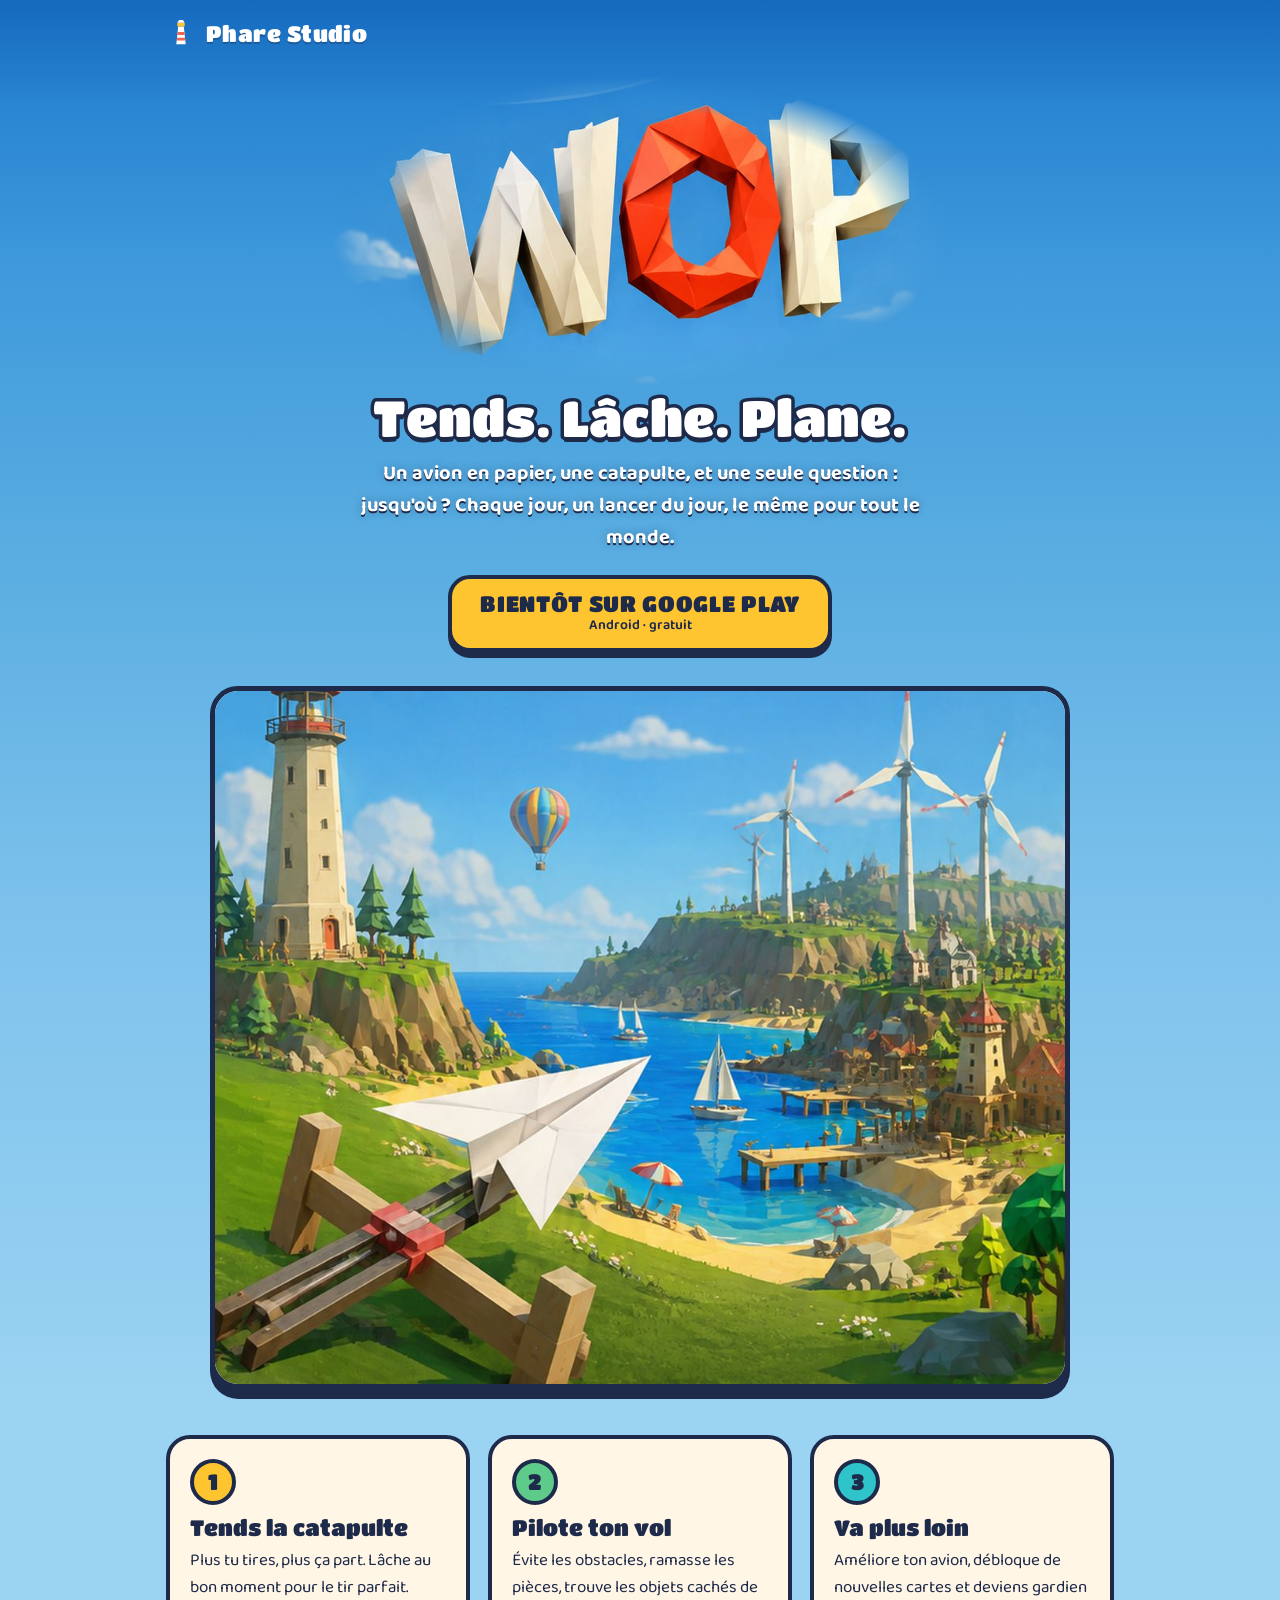
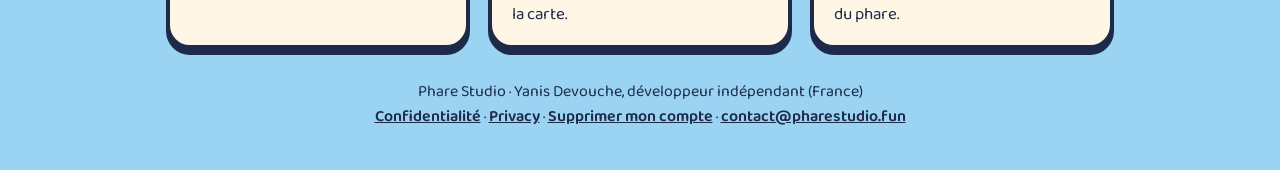
<file: index.html>
<!doctype html>
<html lang="fr">
<head>
<meta charset="utf-8">
<meta name="viewport" content="width=device-width, initial-scale=1">
<title>WOP · Phare Studio</title>
<meta name="description" content="WOP, le jeu d'avion en papier de Phare Studio : tends la catapulte, lâche ton avion, va plus loin que tout le monde au lancer du jour.">
<meta property="og:title" content="WOP · Phare Studio">
<meta property="og:description" content="Tends la catapulte, lâche ton avion, va plus loin que tout le monde.">
<meta property="og:image" content="https://pharestudio.fun/img/wop-partage.jpg">
<meta property="og:url" content="https://pharestudio.fun/">
<meta name="theme-color" content="#1163B8">
<link rel="icon" href="/favicon.svg" type="image/svg+xml">
<link rel="preload" href="/fonts/titan-one.woff2" as="font" type="font/woff2" crossorigin>
<link rel="stylesheet" href="/style.css">
</head>
<body>
<div class="wrap">
<header class="top"><a class="marque" href="/"><svg class="phare" viewBox="0 0 32 32" aria-hidden="true"><path d="M13 9h6l2 19H11z" fill="currentColor"/><rect x="12" y="5" width="8" height="4" rx="1" fill="#FFC531"/><path d="M14 2h4l2 3h-8z" fill="currentColor"/><path d="M12.4 15h7.2l.3 3h-7.8zM11.8 21h8.4l.3 3h-9z" fill="#F2634E"/></svg>Phare Studio</a></header>

<section class="hero">
<img class="logo" src="/img/wop-logo.jpg" width="1080" height="540" alt="WOP">
<h1>Tends. Lâche. Plane.</h1>
<p>Un avion en papier, une catapulte, et une seule question : jusqu'où&nbsp;? Chaque jour, un lancer du jour, le même pour tout le monde.</p>
<span class="btn">Bientôt sur Google Play<small>Android · gratuit</small></span>
</section>

<div class="carte-monde"><img src="/img/wop-monde.jpg" width="1080" height="880" alt="Le monde de WOP : un phare sur la falaise, une baie, des éoliennes et une catapulte prête à lancer un avion en papier" loading="lazy"></div>

<section class="etapes">
<div class="etape"><b class="num n1">1</b><h3>Tends la catapulte</h3><p>Plus tu tires, plus ça part. Lâche au bon moment pour le tir parfait.</p></div>
<div class="etape"><b class="num n2">2</b><h3>Pilote ton vol</h3><p>Évite les obstacles, ramasse les pièces, trouve les objets cachés de la carte.</p></div>
<div class="etape"><b class="num n3">3</b><h3>Va plus loin</h3><p>Améliore ton avion, débloque de nouvelles cartes et deviens gardien du phare.</p></div>
</section>

<footer>
Phare Studio · Yanis Devouche, développeur indépendant (France)<br>
<a href="/wop/confidentialite/">Confidentialité</a> · <a href="/wop/privacy/">Privacy</a> · <a href="/wop/suppression-compte/">Supprimer mon compte</a> · <a href="mailto:contact@pharestudio.fun">contact@pharestudio.fun</a>
</footer>
</div>
</body>
</html>
</file>
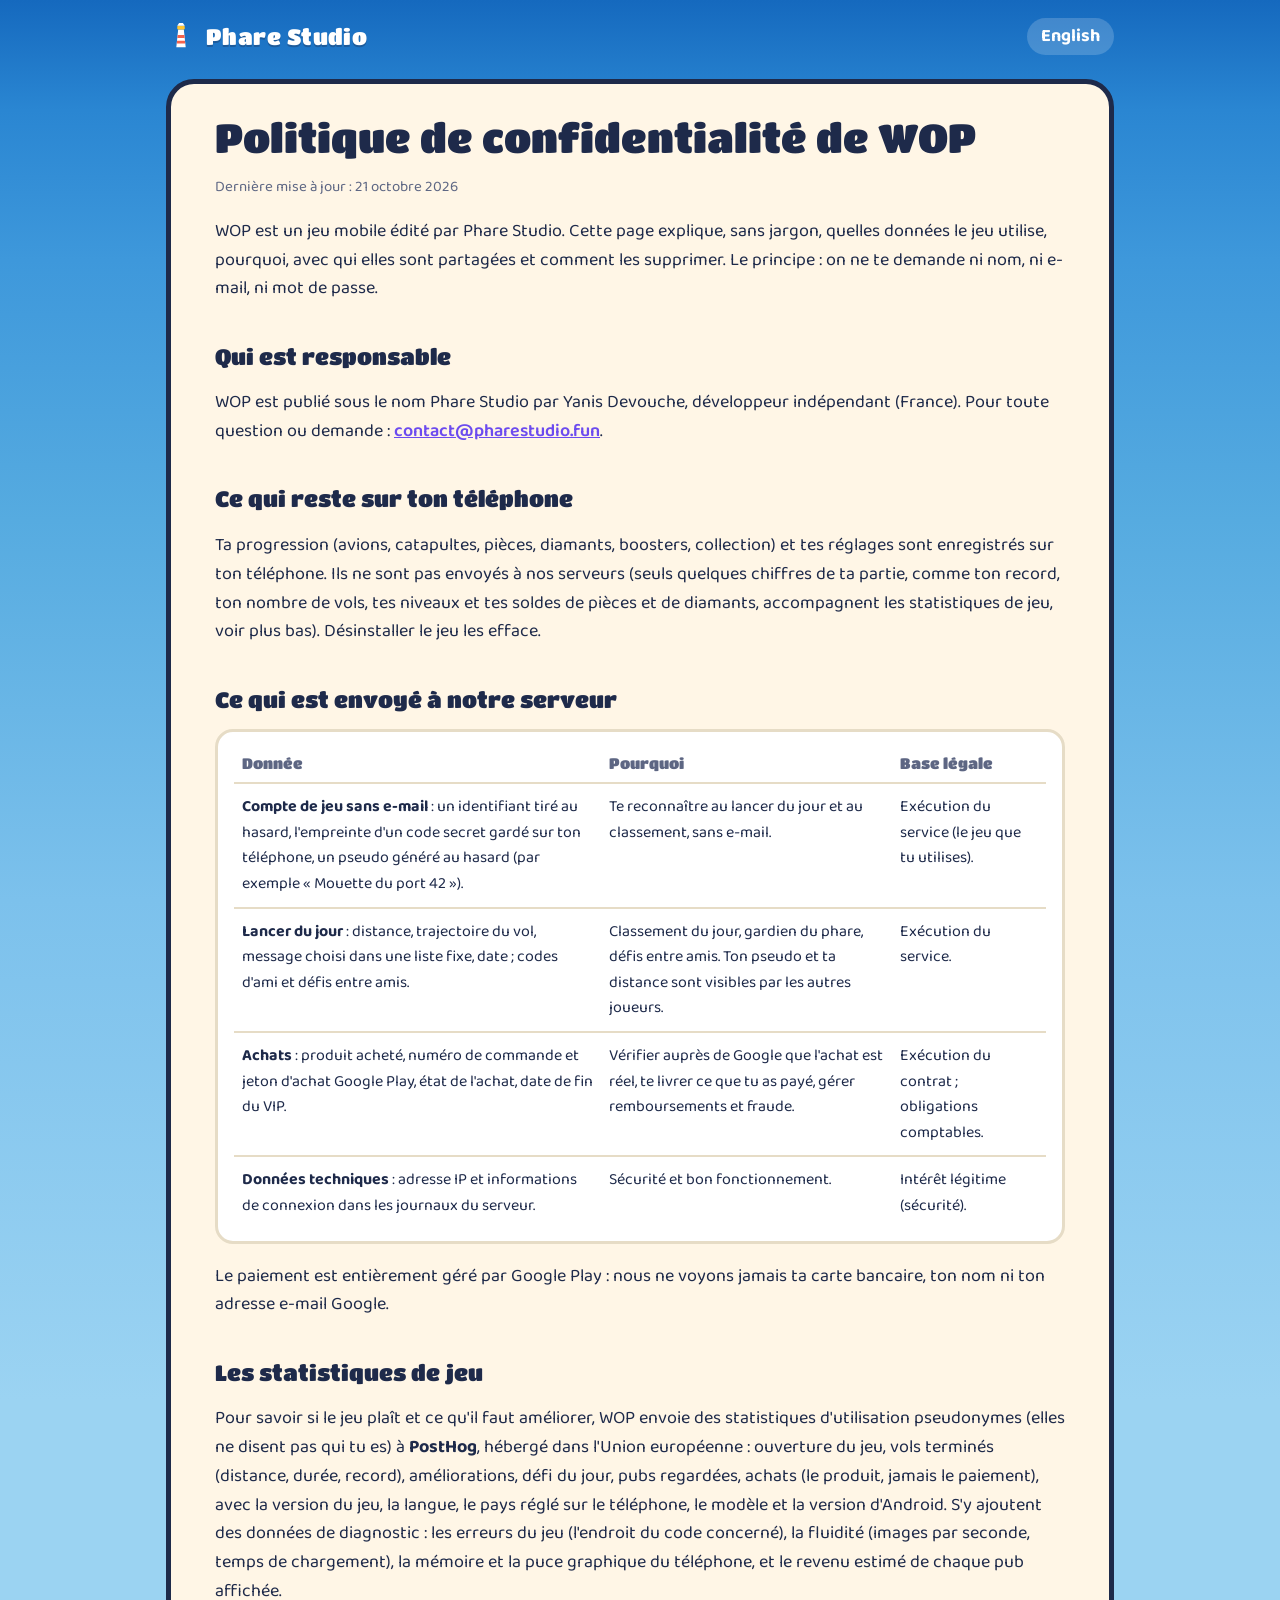
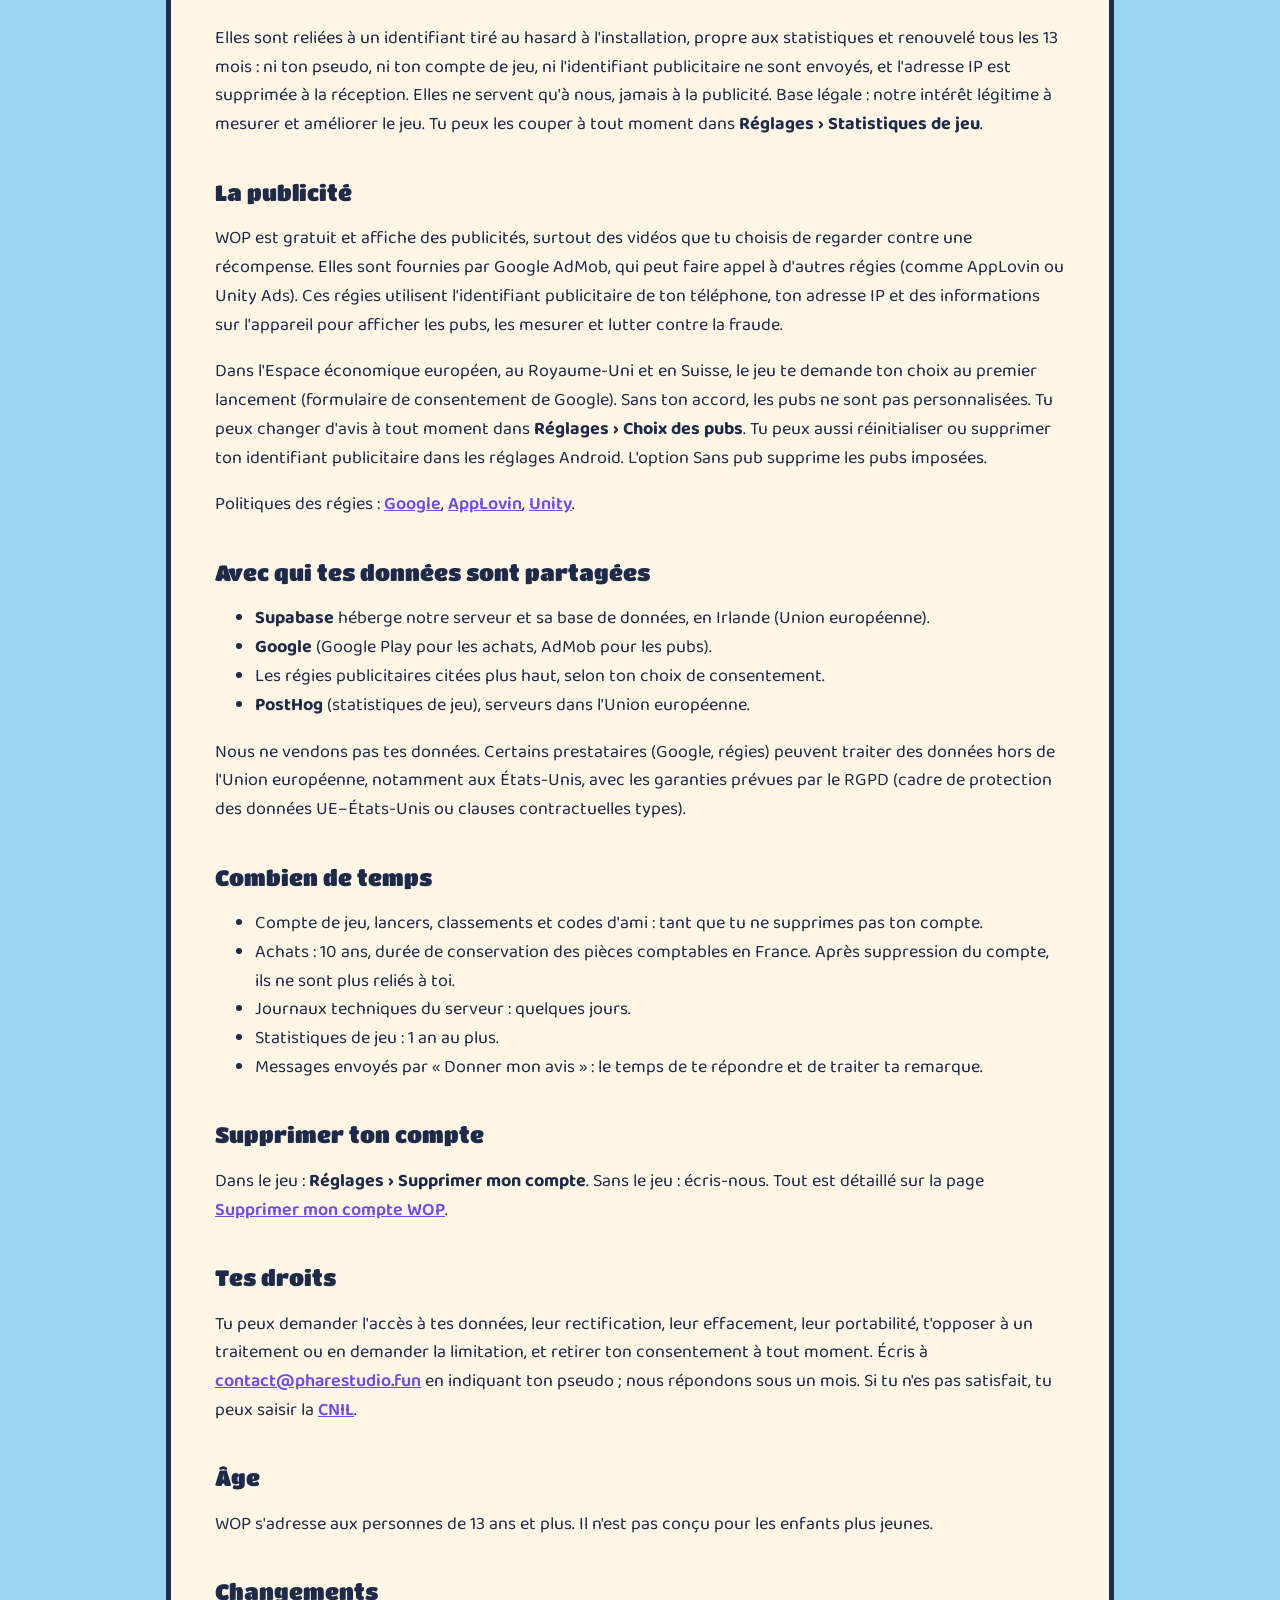
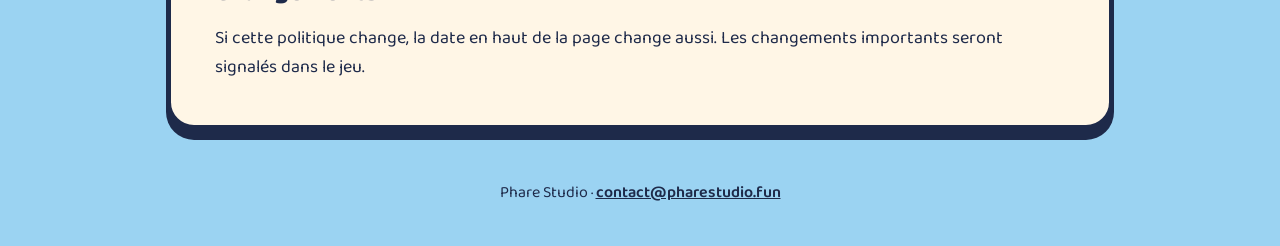
<file: wop/confidentialite/index.html>
<!doctype html>
<html lang="fr">
<head>
<meta charset="utf-8">
<meta name="viewport" content="width=device-width, initial-scale=1">
<title>Confidentialité WOP</title>
<meta name="description" content="Politique de confidentialité du jeu WOP, par Phare Studio.">
<meta name="theme-color" content="#1163B8">
<link rel="icon" href="/favicon.svg" type="image/svg+xml">
<link rel="stylesheet" href="/style.css">
<link rel="alternate" hreflang="en" href="https://pharestudio.fun/wop/privacy/">
</head>
<body>
<div class="wrap">
<header class="top"><a class="marque" href="/"><svg class="phare" viewBox="0 0 32 32" aria-hidden="true"><path d="M13 9h6l2 19H11z" fill="currentColor"/><rect x="12" y="5" width="8" height="4" rx="1" fill="#FFC531"/><path d="M14 2h4l2 3h-8z" fill="currentColor"/><path d="M12.4 15h7.2l.3 3h-7.8zM11.8 21h8.4l.3 3h-9z" fill="#F2634E"/></svg>Phare Studio</a><a class="lang" href="/wop/privacy/">English</a></header>
<main class="papier">
<h1>Politique de confidentialité de WOP</h1>
<p class="muted">Dernière mise à jour : 21 octobre 2026</p>

<p>WOP est un jeu mobile édité par Phare Studio. Cette page explique, sans jargon, quelles données le jeu utilise, pourquoi, avec qui elles sont partagées et comment les supprimer. Le principe : on ne te demande ni nom, ni e-mail, ni mot de passe.</p>

<h2>Qui est responsable</h2>
<p>WOP est publié sous le nom Phare Studio par Yanis Devouche, développeur indépendant (France). <!-- Micro-entreprise : ajouter dénomination, SIRET et adresse dès sa création. -->Pour toute question ou demande : <a href="mailto:contact@pharestudio.fun">contact@pharestudio.fun</a>.</p>

<h2>Ce qui reste sur ton téléphone</h2>
<p>Ta progression (avions, catapultes, pièces, diamants, boosters, collection) et tes réglages sont enregistrés sur ton téléphone. Ils ne sont pas envoyés à nos serveurs (seuls quelques chiffres de ta partie, comme ton record, ton nombre de vols, tes niveaux et tes soldes de pièces et de diamants, accompagnent les statistiques de jeu, voir plus bas). Désinstaller le jeu les efface.</p>

<h2>Ce qui est envoyé à notre serveur</h2>
<div class="card">
<table>
<thead><tr><th>Donnée</th><th>Pourquoi</th><th>Base légale</th></tr></thead>
<tbody>
<tr><td><strong>Compte de jeu sans e-mail</strong> : un identifiant tiré au hasard, l'empreinte d'un code secret gardé sur ton téléphone, un pseudo généré au hasard (par exemple « Mouette du port 42 »).</td><td>Te reconnaître au lancer du jour et au classement, sans e-mail.</td><td>Exécution du service (le jeu que tu utilises).</td></tr>
<tr><td><strong>Lancer du jour</strong> : distance, trajectoire du vol, message choisi dans une liste fixe, date ; codes d'ami et défis entre amis.</td><td>Classement du jour, gardien du phare, défis entre amis. Ton pseudo et ta distance sont visibles par les autres joueurs.</td><td>Exécution du service.</td></tr>
<tr><td><strong>Achats</strong> : produit acheté, numéro de commande et jeton d'achat Google Play, état de l'achat, date de fin du VIP.</td><td>Vérifier auprès de Google que l'achat est réel, te livrer ce que tu as payé, gérer remboursements et fraude.</td><td>Exécution du contrat ; obligations comptables.</td></tr>
<tr><td><strong>Données techniques</strong> : adresse IP et informations de connexion dans les journaux du serveur.</td><td>Sécurité et bon fonctionnement.</td><td>Intérêt légitime (sécurité).</td></tr>
</tbody>
</table>
</div>
<p>Le paiement est entièrement géré par Google Play : nous ne voyons jamais ta carte bancaire, ton nom ni ton adresse e-mail Google.</p>

<h2>Les statistiques de jeu</h2>
<p>Pour savoir si le jeu plaît et ce qu'il faut améliorer, WOP envoie des statistiques d'utilisation pseudonymes (elles ne disent pas qui tu es) à <strong>PostHog</strong>, hébergé dans l'Union européenne : ouverture du jeu, vols terminés (distance, durée, record), améliorations, défi du jour, pubs regardées, achats (le produit, jamais le paiement), avec la version du jeu, la langue, le pays réglé sur le téléphone, le modèle et la version d'Android. S'y ajoutent des données de diagnostic : les erreurs du jeu (l'endroit du code concerné), la fluidité (images par seconde, temps de chargement), la mémoire et la puce graphique du téléphone, et le revenu estimé de chaque pub affichée.</p>
<p>Elles sont reliées à un identifiant tiré au hasard à l'installation, propre aux statistiques et renouvelé tous les 13 mois : ni ton pseudo, ni ton compte de jeu, ni l'identifiant publicitaire ne sont envoyés, et l'adresse IP est supprimée à la réception. Elles ne servent qu'à nous, jamais à la publicité. Base légale : notre intérêt légitime à mesurer et améliorer le jeu. Tu peux les couper à tout moment dans <strong>Réglages › Statistiques de jeu</strong>.</p>

<h2>La publicité</h2>
<p>WOP est gratuit et affiche des publicités, surtout des vidéos que tu choisis de regarder contre une récompense. Elles sont fournies par Google AdMob, qui peut faire appel à d'autres régies (comme AppLovin ou Unity Ads). Ces régies utilisent l'identifiant publicitaire de ton téléphone, ton adresse IP et des informations sur l'appareil pour afficher les pubs, les mesurer et lutter contre la fraude.</p>
<p>Dans l'Espace économique européen, au Royaume-Uni et en Suisse, le jeu te demande ton choix au premier lancement (formulaire de consentement de Google). Sans ton accord, les pubs ne sont pas personnalisées. Tu peux changer d'avis à tout moment dans <strong>Réglages › Choix des pubs</strong>. Tu peux aussi réinitialiser ou supprimer ton identifiant publicitaire dans les réglages Android. L'option Sans pub supprime les pubs imposées.</p>
<p>Politiques des régies : <a href="https://policies.google.com/privacy">Google</a>, <a href="https://www.applovin.com/privacy/">AppLovin</a>, <a href="https://unity.com/legal/game-player-and-app-user-privacy-policy">Unity</a>.</p>

<h2>Avec qui tes données sont partagées</h2>
<ul>
<li><strong>Supabase</strong> héberge notre serveur et sa base de données, en Irlande (Union européenne).</li>
<li><strong>Google</strong> (Google Play pour les achats, AdMob pour les pubs).</li>
<li>Les régies publicitaires citées plus haut, selon ton choix de consentement.</li>
<li><strong>PostHog</strong> (statistiques de jeu), serveurs dans l'Union européenne.</li>
</ul>
<p>Nous ne vendons pas tes données. Certains prestataires (Google, régies) peuvent traiter des données hors de l'Union européenne, notamment aux États-Unis, avec les garanties prévues par le RGPD (cadre de protection des données UE–États-Unis ou clauses contractuelles types).</p>

<h2>Combien de temps</h2>
<ul>
<li>Compte de jeu, lancers, classements et codes d'ami : tant que tu ne supprimes pas ton compte.</li>
<li>Achats : 10 ans, durée de conservation des pièces comptables en France. Après suppression du compte, ils ne sont plus reliés à toi.</li>
<li>Journaux techniques du serveur : quelques jours.</li>
<li>Statistiques de jeu : 1 an au plus.</li>
<li>Messages envoyés par « Donner mon avis » : le temps de te répondre et de traiter ta remarque.</li>
</ul>

<h2>Supprimer ton compte</h2>
<p>Dans le jeu : <strong>Réglages › Supprimer mon compte</strong>. Sans le jeu : écris-nous. Tout est détaillé sur la page <a href="/wop/suppression-compte/">Supprimer mon compte WOP</a>.</p>

<h2>Tes droits</h2>
<p>Tu peux demander l'accès à tes données, leur rectification, leur effacement, leur portabilité, t'opposer à un traitement ou en demander la limitation, et retirer ton consentement à tout moment. Écris à <a href="mailto:contact@pharestudio.fun">contact@pharestudio.fun</a> en indiquant ton pseudo ; nous répondons sous un mois. Si tu n'es pas satisfait, tu peux saisir la <a href="https://www.cnil.fr/fr/plaintes">CNIL</a>.</p>

<h2>Âge</h2>
<p>WOP s'adresse aux personnes de 13 ans et plus. Il n'est pas conçu pour les enfants plus jeunes.</p>

<h2>Changements</h2>
<p>Si cette politique change, la date en haut de la page change aussi. Les changements importants seront signalés dans le jeu.</p>

</main>
<footer>Phare Studio · <a href="mailto:contact@pharestudio.fun">contact@pharestudio.fun</a></footer>
</div>
</body>
</html>
</file>
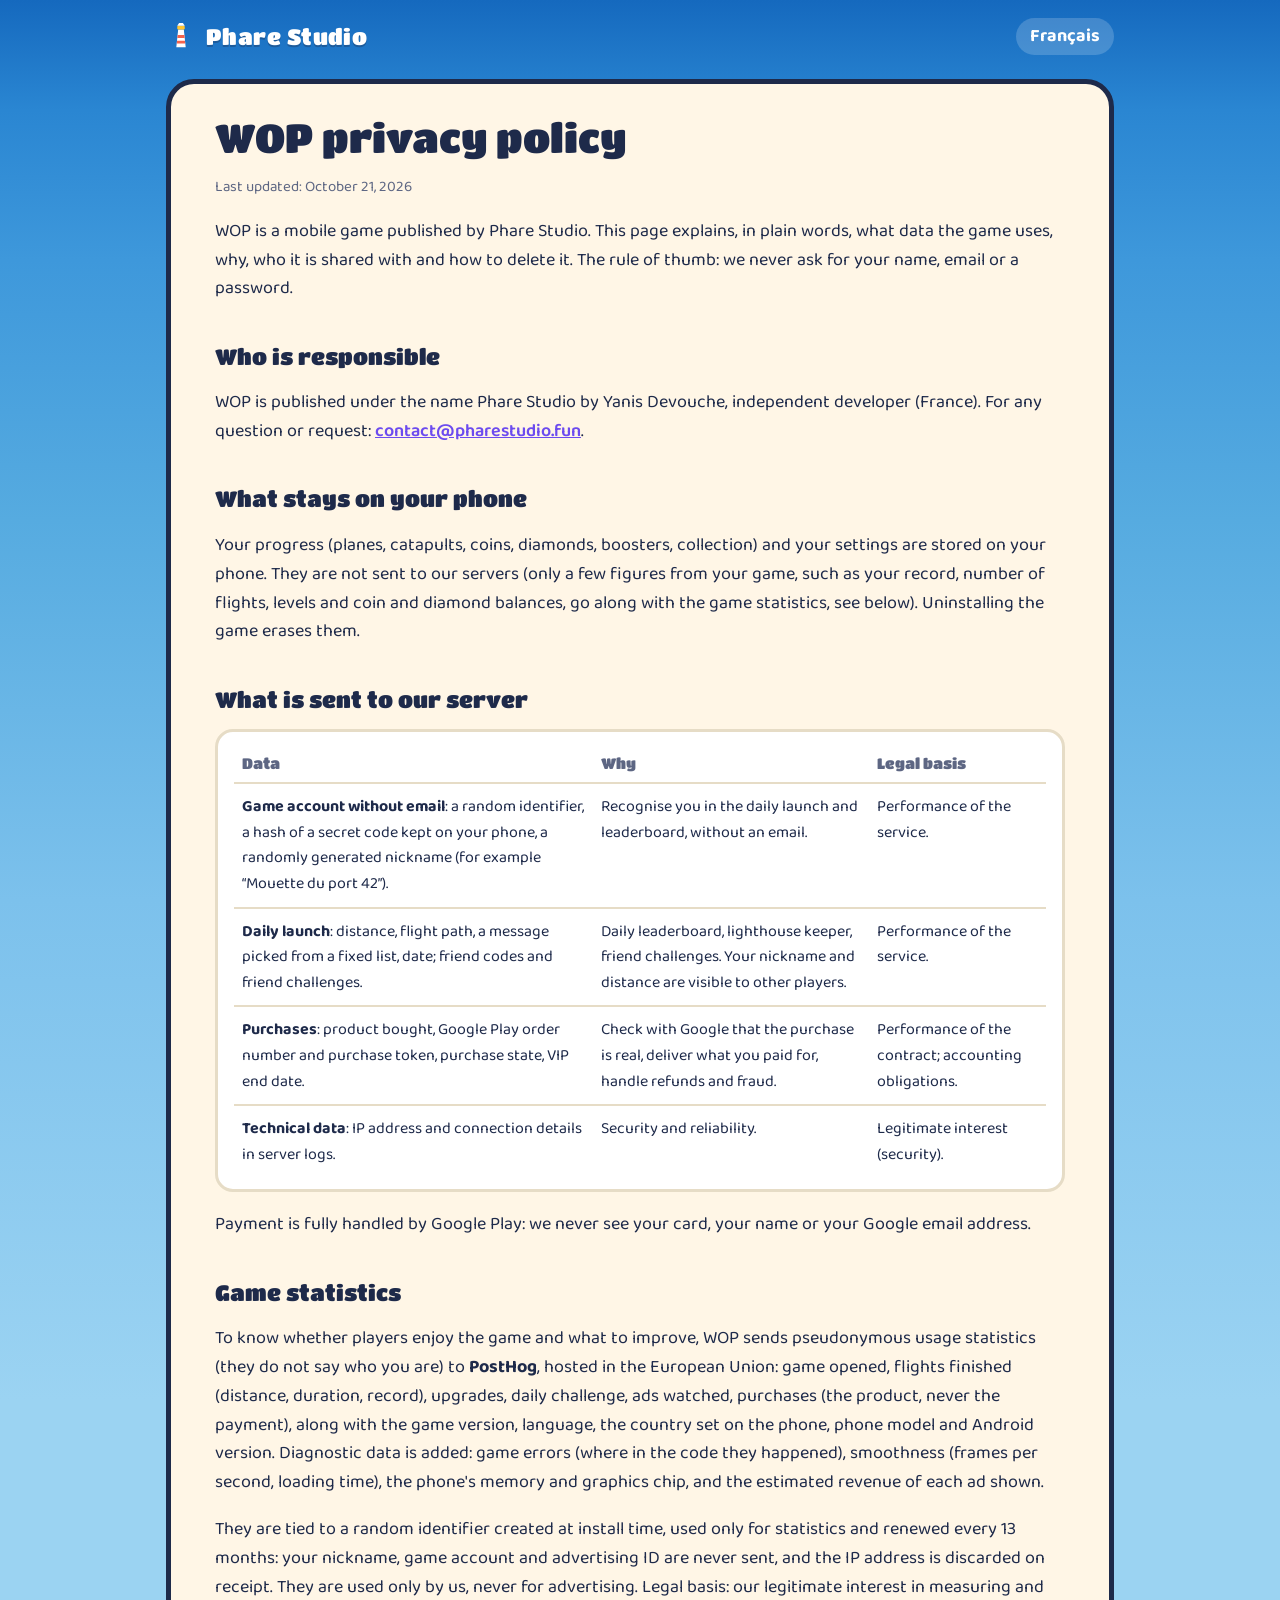
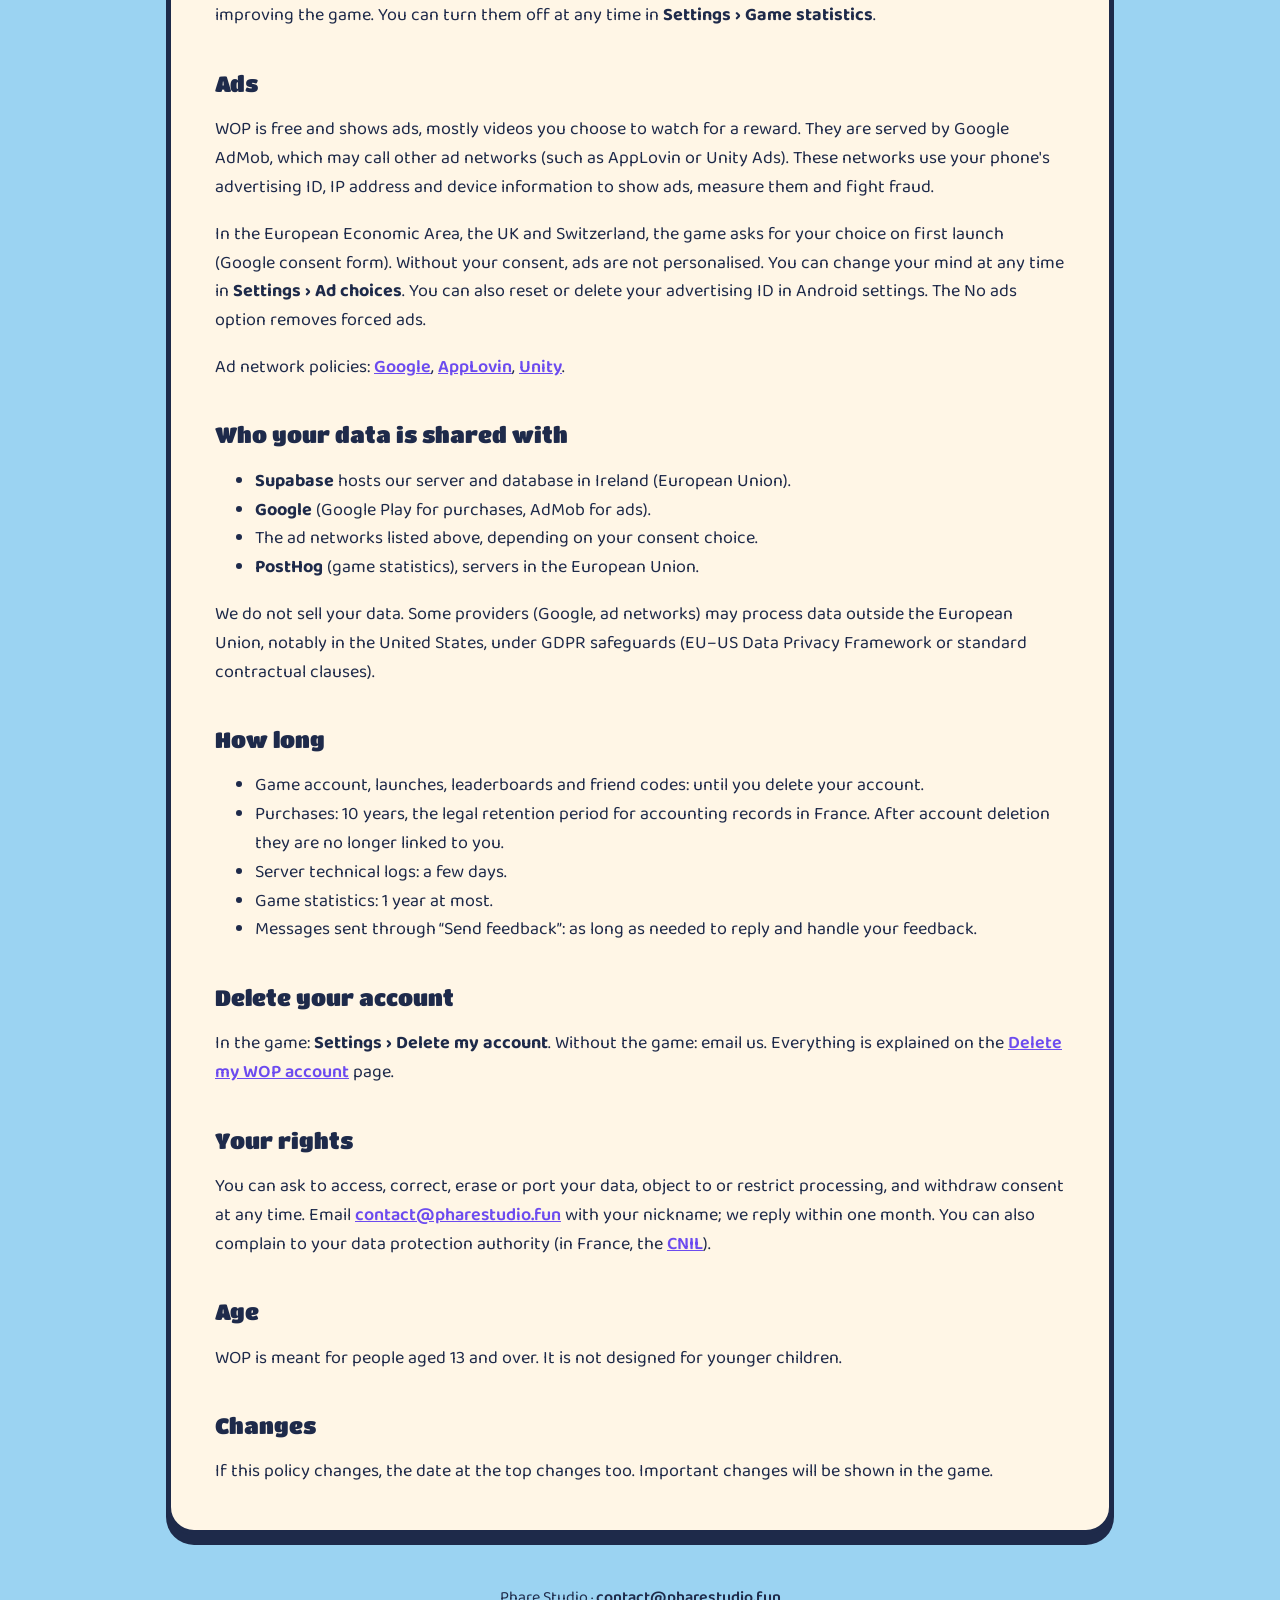
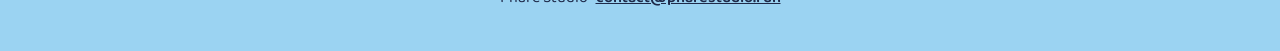
<file: wop/privacy/index.html>
<!doctype html>
<html lang="en">
<head>
<meta charset="utf-8">
<meta name="viewport" content="width=device-width, initial-scale=1">
<title>WOP Privacy</title>
<meta name="description" content="Privacy policy of the WOP game by Phare Studio.">
<meta name="theme-color" content="#1163B8">
<link rel="icon" href="/favicon.svg" type="image/svg+xml">
<link rel="stylesheet" href="/style.css">
<link rel="alternate" hreflang="fr" href="https://pharestudio.fun/wop/confidentialite/">
</head>
<body>
<div class="wrap">
<header class="top"><a class="marque" href="/"><svg class="phare" viewBox="0 0 32 32" aria-hidden="true"><path d="M13 9h6l2 19H11z" fill="currentColor"/><rect x="12" y="5" width="8" height="4" rx="1" fill="#FFC531"/><path d="M14 2h4l2 3h-8z" fill="currentColor"/><path d="M12.4 15h7.2l.3 3h-7.8zM11.8 21h8.4l.3 3h-9z" fill="#F2634E"/></svg>Phare Studio</a><a class="lang" href="/wop/confidentialite/">Français</a></header>
<main class="papier">
<h1>WOP privacy policy</h1>
<p class="muted">Last updated: October 21, 2026</p>

<p>WOP is a mobile game published by Phare Studio. This page explains, in plain words, what data the game uses, why, who it is shared with and how to delete it. The rule of thumb: we never ask for your name, email or a password.</p>

<h2>Who is responsible</h2>
<p>WOP is published under the name Phare Studio by Yanis Devouche, independent developer (France). <!-- Business: add legal name, SIRET and address once registered. -->For any question or request: <a href="mailto:contact@pharestudio.fun">contact@pharestudio.fun</a>.</p>

<h2>What stays on your phone</h2>
<p>Your progress (planes, catapults, coins, diamonds, boosters, collection) and your settings are stored on your phone. They are not sent to our servers (only a few figures from your game, such as your record, number of flights, levels and coin and diamond balances, go along with the game statistics, see below). Uninstalling the game erases them.</p>

<h2>What is sent to our server</h2>
<div class="card">
<table>
<thead><tr><th>Data</th><th>Why</th><th>Legal basis</th></tr></thead>
<tbody>
<tr><td><strong>Game account without email</strong>: a random identifier, a hash of a secret code kept on your phone, a randomly generated nickname (for example “Mouette du port 42”).</td><td>Recognise you in the daily launch and leaderboard, without an email.</td><td>Performance of the service.</td></tr>
<tr><td><strong>Daily launch</strong>: distance, flight path, a message picked from a fixed list, date; friend codes and friend challenges.</td><td>Daily leaderboard, lighthouse keeper, friend challenges. Your nickname and distance are visible to other players.</td><td>Performance of the service.</td></tr>
<tr><td><strong>Purchases</strong>: product bought, Google Play order number and purchase token, purchase state, VIP end date.</td><td>Check with Google that the purchase is real, deliver what you paid for, handle refunds and fraud.</td><td>Performance of the contract; accounting obligations.</td></tr>
<tr><td><strong>Technical data</strong>: IP address and connection details in server logs.</td><td>Security and reliability.</td><td>Legitimate interest (security).</td></tr>
</tbody>
</table>
</div>
<p>Payment is fully handled by Google Play: we never see your card, your name or your Google email address.</p>

<h2>Game statistics</h2>
<p>To know whether players enjoy the game and what to improve, WOP sends pseudonymous usage statistics (they do not say who you are) to <strong>PostHog</strong>, hosted in the European Union: game opened, flights finished (distance, duration, record), upgrades, daily challenge, ads watched, purchases (the product, never the payment), along with the game version, language, the country set on the phone, phone model and Android version. Diagnostic data is added: game errors (where in the code they happened), smoothness (frames per second, loading time), the phone's memory and graphics chip, and the estimated revenue of each ad shown.</p>
<p>They are tied to a random identifier created at install time, used only for statistics and renewed every 13 months: your nickname, game account and advertising ID are never sent, and the IP address is discarded on receipt. They are used only by us, never for advertising. Legal basis: our legitimate interest in measuring and improving the game. You can turn them off at any time in <strong>Settings › Game statistics</strong>.</p>

<h2>Ads</h2>
<p>WOP is free and shows ads, mostly videos you choose to watch for a reward. They are served by Google AdMob, which may call other ad networks (such as AppLovin or Unity Ads). These networks use your phone's advertising ID, IP address and device information to show ads, measure them and fight fraud.</p>
<p>In the European Economic Area, the UK and Switzerland, the game asks for your choice on first launch (Google consent form). Without your consent, ads are not personalised. You can change your mind at any time in <strong>Settings › Ad choices</strong>. You can also reset or delete your advertising ID in Android settings. The No ads option removes forced ads.</p>
<p>Ad network policies: <a href="https://policies.google.com/privacy">Google</a>, <a href="https://www.applovin.com/privacy/">AppLovin</a>, <a href="https://unity.com/legal/game-player-and-app-user-privacy-policy">Unity</a>.</p>

<h2>Who your data is shared with</h2>
<ul>
<li><strong>Supabase</strong> hosts our server and database in Ireland (European Union).</li>
<li><strong>Google</strong> (Google Play for purchases, AdMob for ads).</li>
<li>The ad networks listed above, depending on your consent choice.</li>
<li><strong>PostHog</strong> (game statistics), servers in the European Union.</li>
</ul>
<p>We do not sell your data. Some providers (Google, ad networks) may process data outside the European Union, notably in the United States, under GDPR safeguards (EU–US Data Privacy Framework or standard contractual clauses).</p>

<h2>How long</h2>
<ul>
<li>Game account, launches, leaderboards and friend codes: until you delete your account.</li>
<li>Purchases: 10 years, the legal retention period for accounting records in France. After account deletion they are no longer linked to you.</li>
<li>Server technical logs: a few days.</li>
<li>Game statistics: 1 year at most.</li>
<li>Messages sent through “Send feedback”: as long as needed to reply and handle your feedback.</li>
</ul>

<h2>Delete your account</h2>
<p>In the game: <strong>Settings › Delete my account</strong>. Without the game: email us. Everything is explained on the <a href="/wop/suppression-compte/">Delete my WOP account</a> page.</p>

<h2>Your rights</h2>
<p>You can ask to access, correct, erase or port your data, object to or restrict processing, and withdraw consent at any time. Email <a href="mailto:contact@pharestudio.fun">contact@pharestudio.fun</a> with your nickname; we reply within one month. You can also complain to your data protection authority (in France, the <a href="https://www.cnil.fr/en/complaints">CNIL</a>).</p>

<h2>Age</h2>
<p>WOP is meant for people aged 13 and over. It is not designed for younger children.</p>

<h2>Changes</h2>
<p>If this policy changes, the date at the top changes too. Important changes will be shown in the game.</p>

</main>
<footer>Phare Studio · <a href="mailto:contact@pharestudio.fun">contact@pharestudio.fun</a></footer>
</div>
</body>
</html>
</file>
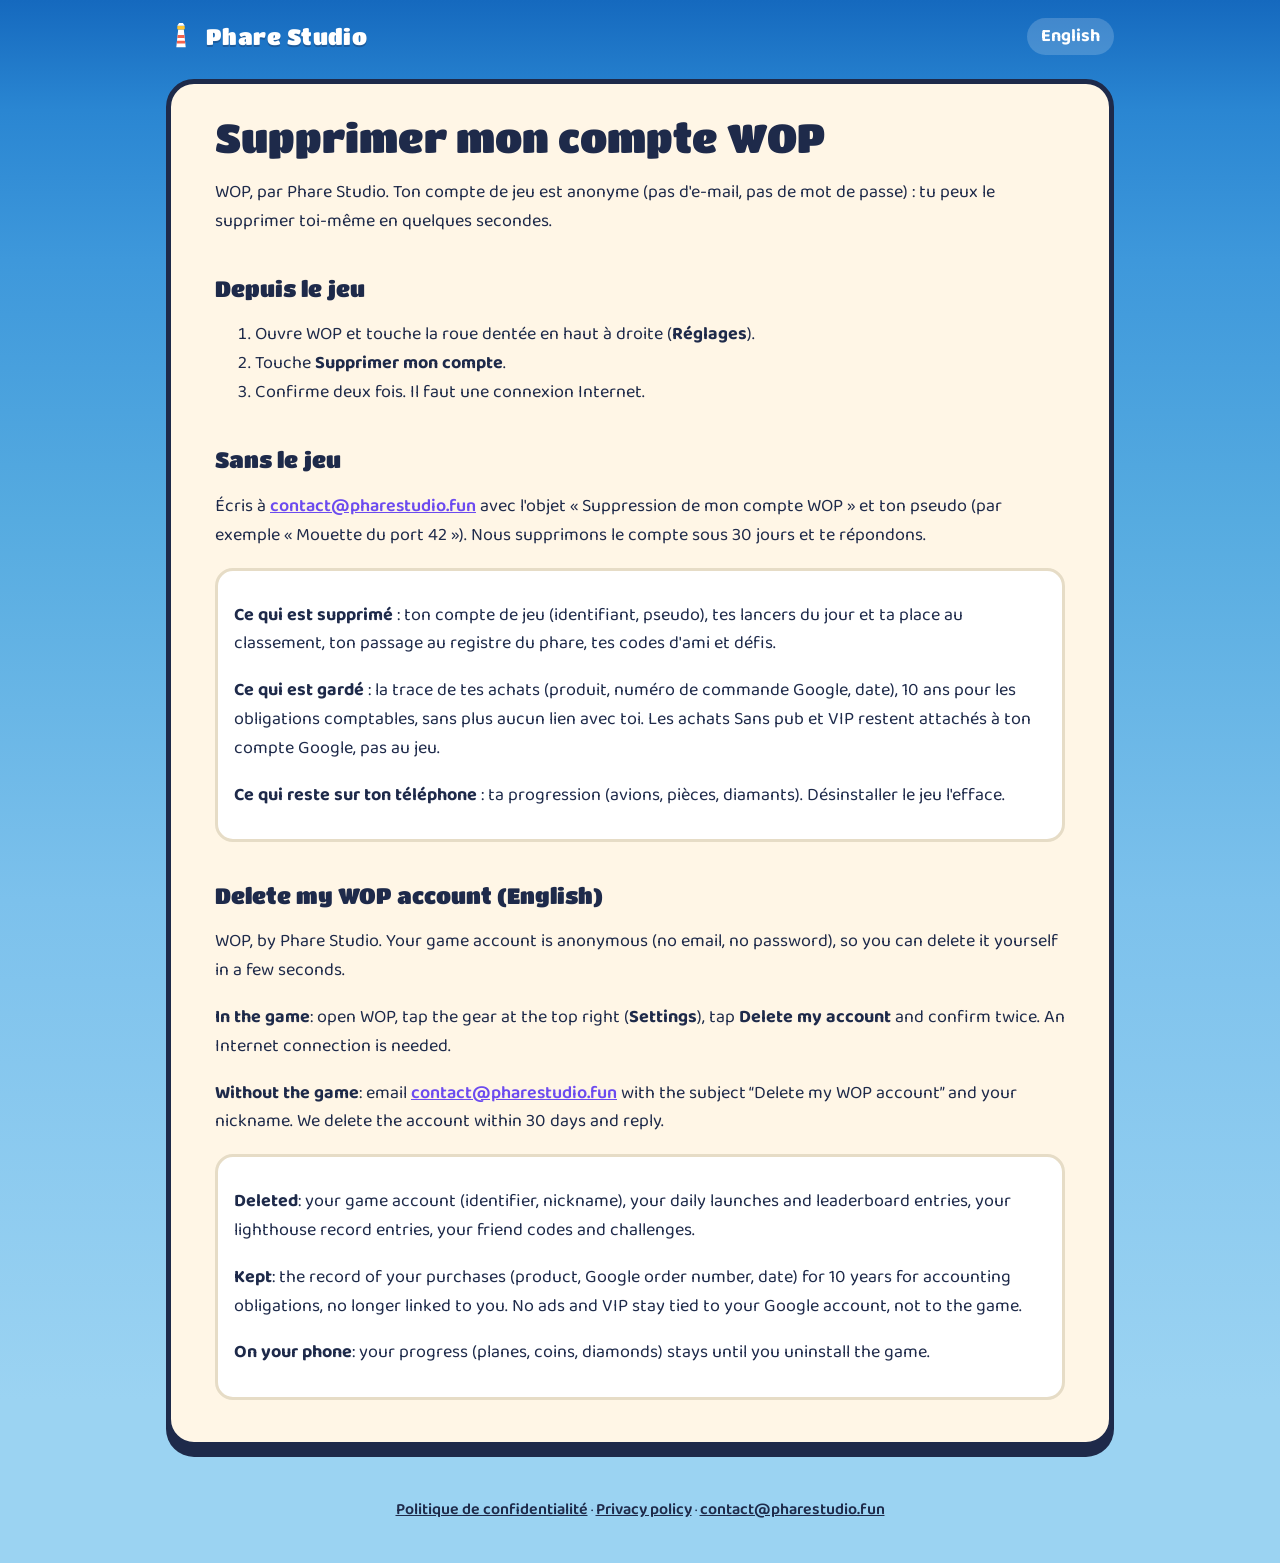
<file: wop/suppression-compte/index.html>
<!doctype html>
<html lang="fr">
<head>
<meta charset="utf-8">
<meta name="viewport" content="width=device-width, initial-scale=1">
<title>Supprimer mon compte WOP</title>
<meta name="description" content="Comment supprimer ton compte WOP et ce qui est effacé. How to delete your WOP account.">
<meta name="theme-color" content="#1163B8">
<link rel="icon" href="/favicon.svg" type="image/svg+xml">
<link rel="stylesheet" href="/style.css">
</head>
<body>
<div class="wrap">
<header class="top"><a class="marque" href="/"><svg class="phare" viewBox="0 0 32 32" aria-hidden="true"><path d="M13 9h6l2 19H11z" fill="currentColor"/><rect x="12" y="5" width="8" height="4" rx="1" fill="#FFC531"/><path d="M14 2h4l2 3h-8z" fill="currentColor"/><path d="M12.4 15h7.2l.3 3h-7.8zM11.8 21h8.4l.3 3h-9z" fill="#F2634E"/></svg>Phare Studio</a><a class="lang" href="#en">English</a></header>
<main class="papier">
<h1>Supprimer mon compte WOP</h1>
<p>WOP, par Phare Studio. Ton compte de jeu est anonyme (pas d'e-mail, pas de mot de passe) : tu peux le supprimer toi-même en quelques secondes.</p>

<h2>Depuis le jeu</h2>
<ol>
<li>Ouvre WOP et touche la roue dentée en haut à droite (<strong>Réglages</strong>).</li>
<li>Touche <strong>Supprimer mon compte</strong>.</li>
<li>Confirme deux fois. Il faut une connexion Internet.</li>
</ol>

<h2>Sans le jeu</h2>
<p>Écris à <a href="mailto:contact@pharestudio.fun?subject=Suppression%20de%20mon%20compte%20WOP">contact@pharestudio.fun</a> avec l'objet « Suppression de mon compte WOP » et ton pseudo (par exemple « Mouette du port 42 »). Nous supprimons le compte sous 30 jours et te répondons.</p>

<div class="card">
<p><strong>Ce qui est supprimé</strong> : ton compte de jeu (identifiant, pseudo), tes lancers du jour et ta place au classement, ton passage au registre du phare, tes codes d'ami et défis.</p>
<p><strong>Ce qui est gardé</strong> : la trace de tes achats (produit, numéro de commande Google, date), 10 ans pour les obligations comptables, sans plus aucun lien avec toi. Les achats Sans pub et VIP restent attachés à ton compte Google, pas au jeu.</p>
<p><strong>Ce qui reste sur ton téléphone</strong> : ta progression (avions, pièces, diamants). Désinstaller le jeu l'efface.</p>
</div>

<h2 id="en">Delete my WOP account (English)</h2>
<p>WOP, by Phare Studio. Your game account is anonymous (no email, no password), so you can delete it yourself in a few seconds.</p>
<p><strong>In the game</strong>: open WOP, tap the gear at the top right (<strong>Settings</strong>), tap <strong>Delete my account</strong> and confirm twice. An Internet connection is needed.</p>
<p><strong>Without the game</strong>: email <a href="mailto:contact@pharestudio.fun?subject=Delete%20my%20WOP%20account">contact@pharestudio.fun</a> with the subject “Delete my WOP account” and your nickname. We delete the account within 30 days and reply.</p>
<div class="card">
<p><strong>Deleted</strong>: your game account (identifier, nickname), your daily launches and leaderboard entries, your lighthouse record entries, your friend codes and challenges.</p>
<p><strong>Kept</strong>: the record of your purchases (product, Google order number, date) for 10 years for accounting obligations, no longer linked to you. No ads and VIP stay tied to your Google account, not to the game.</p>
<p><strong>On your phone</strong>: your progress (planes, coins, diamonds) stays until you uninstall the game.</p>
</div>

</main>
<footer><a href="/wop/confidentialite/">Politique de confidentialité</a> · <a href="/wop/privacy/">Privacy policy</a> · <a href="mailto:contact@pharestudio.fun">contact@pharestudio.fun</a></footer>
</div>
</body>
</html>
</file>
<file: style.css>
/* Phare Studio · couleurs et polices de WOP (godot/scripts/ui/ui_kit.gd, assets/fonts) */
@font-face{font-family:"Titan One";src:url(/fonts/titan-one.woff2) format("woff2");font-display:swap}
@font-face{font-family:"Baloo 2";src:url(/fonts/baloo2.woff2) format("woff2");font-weight:400 800;font-display:swap}
:root{--ink:#1E2A4A;--paper:#FFF6E6;--sand:#E6DCC6;--coral:#F2634E;--sun:#FFC531;--mint:#5FCB8A;--lagoon:#2EC4C9;--plum:#6C4BEF;
--sky1:#1163B8;--sky2:#2985D3;--sky3:#56ABE0;--sky4:#9BD3F2}
*{box-sizing:border-box}
html{background:var(--sky1)}
body{margin:0;color:var(--ink);font:18px/1.6 "Baloo 2",system-ui,-apple-system,"Segoe UI",sans-serif;
background:linear-gradient(180deg,#1569BE 0,#2A86D2 110px,#3E98DB 260px,#56ABE0 520px,#7CC1EC 900px,var(--sky4) 1400px) no-repeat,var(--sky4);min-height:100vh}
a{color:var(--plum);font-weight:600}
.wrap{max-width:980px;margin:0 auto;padding:0 16px}
.top{display:flex;align-items:center;gap:10px;padding:18px 0}
.top a.marque{display:flex;align-items:center;gap:10px;color:#fff;text-decoration:none;font:22px "Titan One",sans-serif;letter-spacing:.02em;text-shadow:0 2px 0 rgba(30,42,74,.35)}
.top .lang{margin-left:auto;color:#fff;font-weight:700;text-decoration:none;background:rgba(255,255,255,.18);padding:4px 14px;border-radius:999px}
.phare{width:30px;height:30px;color:#fff}
/* Accueil */
.hero{text-align:center;padding:10px 0 34px;color:#fff}
.logo{display:block;width:min(620px,100%);height:auto;margin:0 auto;
-webkit-mask-image:radial-gradient(ellipse 50% 50% at 50% 50%,#000 78%,transparent 100%);mask-image:radial-gradient(ellipse 50% 50% at 50% 50%,#000 78%,transparent 100%)}
.hero h1{font:clamp(30px,6vw,50px)/1.1 "Titan One",sans-serif;margin:4px 0 12px;color:#fff;-webkit-text-stroke:7px var(--ink);paint-order:stroke fill;text-shadow:0 5px 0 var(--ink)}
.hero p{max-width:600px;margin:0 auto 22px;font-size:20px;font-weight:700;text-shadow:0 2px 0 var(--ink),0 0 8px rgba(30,42,74,.35)}
.btn{display:inline-block;font:22px "Titan One",sans-serif;letter-spacing:.03em;text-transform:uppercase;text-decoration:none;color:var(--ink);
background:var(--sun);border:4px solid var(--ink);border-radius:22px;padding:12px 28px;box-shadow:0 6px 0 var(--ink)}
.btn small{display:block;font:600 14px "Baloo 2",sans-serif;text-transform:none;letter-spacing:0;margin-top:-2px}
.carte-monde{margin:0 auto;max-width:860px;border:5px solid var(--ink);border-radius:28px;overflow:hidden;box-shadow:0 10px 0 var(--ink);background:var(--paper)}
.carte-monde img{display:block;width:100%;height:auto}
img{max-width:100%}
.etapes{display:grid;grid-template-columns:repeat(3,1fr);gap:18px;margin:46px 0 10px}
.etape{background:var(--paper);border:4px solid var(--ink);border-radius:24px;padding:20px 20px 16px;box-shadow:0 6px 0 var(--ink)}
.etape b.num{display:inline-flex;align-items:center;justify-content:center;width:46px;height:46px;border-radius:50%;border:4px solid var(--ink);font:22px "Titan One",sans-serif;color:var(--ink)}
.etape h3{font:22px/1.2 "Titan One",sans-serif;margin:10px 0 6px}
.etape p{margin:0;font-size:17px}
.n1{background:var(--sun)}.n2{background:var(--mint)}.n3{background:var(--lagoon)}
/* Pages de texte */
.papier{background:var(--paper);border:5px solid var(--ink);border-radius:28px;box-shadow:0 10px 0 var(--ink);padding:30px clamp(18px,5vw,44px) 26px;margin:6px 0 30px}
.papier h1{font:clamp(28px,5vw,40px)/1.15 "Titan One",sans-serif;margin:0 0 6px}
.papier h2{font:22px/1.25 "Titan One",sans-serif;margin:1.8em 0 .4em;color:var(--ink)}
.papier .muted{color:#5d6683;font-size:15px}
.papier .card{background:#fff;border:3px solid var(--sand);border-radius:18px;padding:12px 16px;margin:16px 0}
table{width:100%;border-collapse:collapse;font-size:16px}
th,td{text-align:left;vertical-align:top;padding:10px 8px;border-bottom:2px solid var(--sand)}
th{font:15px "Titan One",sans-serif;font-weight:400;color:#5d6683}
tr:last-child td{border-bottom:0}
/* Pied */
footer{padding:20px 0 40px;text-align:center;color:var(--ink);font-size:16px}
footer a{color:var(--ink)}
@media (max-width:720px){
 .btn{font-size:18px;padding:10px 20px}
 .hero p{font-size:18px}
 .etapes{grid-template-columns:1fr}
 table,thead,tbody,tr,th,td{display:block}thead{display:none}td{border:0;padding:3px 0}tr{border-bottom:2px solid var(--sand);padding:10px 0}
}
</file>
